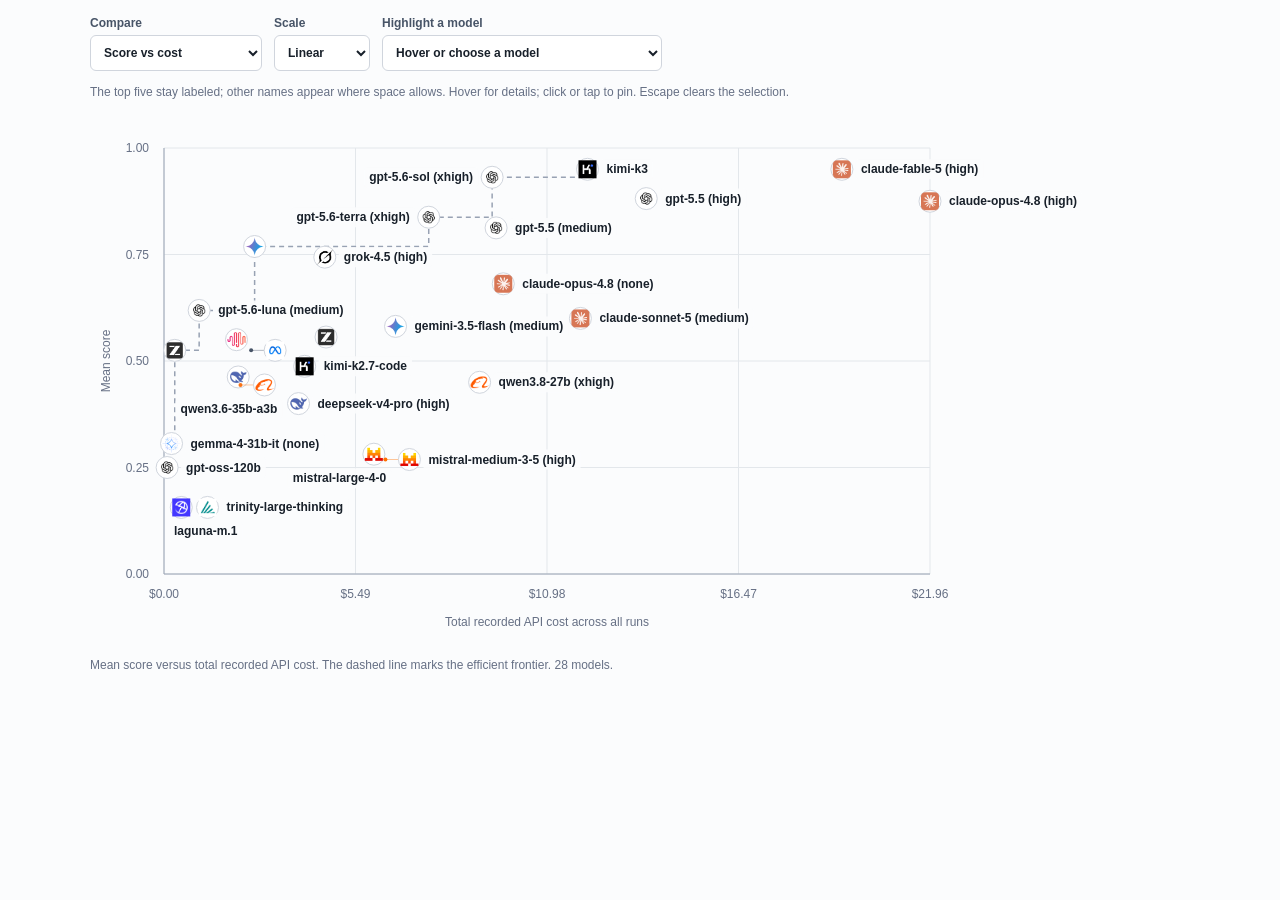
<file: docs/assets/charts/performance.html>
<!doctype html>
<html lang="en">
<head>
<meta charset="utf-8">
<meta name="viewport" content="width=device-width, initial-scale=1">
<title>Surface Evolver — Interactive Performance</title>
<style>* { box-sizing: border-box; }
body { margin: 0; color: #18202a; background: #fbfcfd; font: 13px -apple-system, BlinkMacSystemFont, "Segoe UI", sans-serif; }
main { padding: 16px; max-width: 1132px; margin: 0 auto; }
.controls { display: flex; flex-wrap: wrap; gap: 12px; align-items: end; }
label { display: grid; gap: 5px; font-size: 12px; font-weight: 600; color: #475467; }
select { max-width: 100%; height: 36px; border: 1px solid #d0d5dd; border-radius: 6px; padding: 5px 28px 5px 9px; background: white; color: #18202a; font: inherit; }
#model { width: 280px; }
.hint, .caption { color: #667085; font-size: 12px; line-height: 1.6; }
.chart-wrap { position: relative; }
.chart-scroll { overflow-x: auto; }
svg { display: block; width: 100%; min-width: 720px; height: auto; font-family: inherit; }
.model-point { cursor: pointer; outline: none; }
.model-point .halo { fill: white; stroke: #d0d5dd; stroke-width: 1; }
.model-point:focus-visible .halo, .model-point.active .halo { stroke: var(--provider-color, #275cad); stroke-width: 3; }
.model-point image { pointer-events: none; }
.model-point, .top-label { transition: opacity 120ms ease; }
.top-label { pointer-events: none; }
#tooltip { position: absolute; z-index: 3; width: 270px; max-width: calc(100% - 8px); padding: 14px 16px; border: 1px solid #d0d5dd; border-radius: 9px; background: #fff; box-shadow: 0 8px 25px #18202a20; pointer-events: none; }
#tooltip strong { display: block; margin-bottom: 8px; overflow-wrap: anywhere; }
#tooltip dl { margin: 0; display: grid; grid-template-columns: 1fr auto; gap: 6px 16px; }
#tooltip dt { color: #667085; }
#tooltip dd { margin: 0; font-variant-numeric: tabular-nums; font-weight: 600; }
#tooltip small { display: block; margin-top: 10px; color: #667085; }
[hidden] { display: none !important; }
@media (prefers-reduced-motion: reduce) { .model-point, .top-label { transition: none; } }
</style>
</head>
<body>
<main>
  <div class="controls">
    <label>Compare<select id="metric">
      <option value="score_cost">Score vs cost</option>
      <option value="score_tokens">Score vs tokens</option>
      <option value="pass_cost">Pass rate vs cost</option>
      <option value="pass_tokens">Pass rate vs tokens</option>
    </select></label>
    <label>Scale<select id="scale"><option value="linear">Linear</option><option value="log">Log</option></select></label>
    <label>Highlight a model<select id="model"><option value="">Hover or choose a model</option></select></label>
  </div>
  <p class="hint">The top five stay labeled; other names appear where space allows. Hover for details; click or tap to pin. Escape clears the selection.</p>
  <div class="chart-wrap" id="chart-wrap">
    <div class="chart-scroll"><svg id="chart" xmlns="http://www.w3.org/2000/svg" role="group" aria-label="Interactive model performance chart"></svg></div>
    <div id="tooltip" role="status" aria-live="polite" hidden></div>
  </div>
  <p id="chart-caption" class="caption"></p>
  <noscript>Enable JavaScript to explore the interactive chart.</noscript>
</main>
<script id="chart-data" type="application/json">{"models": [{"key": "claude-fable-5 (high)", "runs": 16, "passed": 14, "pass_rate": 0.875, "mean_score": 0.95, "mean_duration_s": 0.0, "total_tokens": 933342, "mean_total_tokens": 58333.875, "total_cost_usd": 19.43522, "mean_total_cost_usd": 1.21470125, "costed_runs": 16, "provider": "claude"}, {"key": "kimi-k3", "runs": 16, "passed": 14, "pass_rate": 0.875, "mean_score": 0.95, "mean_duration_s": 0.0, "total_tokens": 3710719, "mean_total_tokens": 231919.9375, "total_cost_usd": 12.1421778, "mean_total_cost_usd": 0.7588861125, "costed_runs": 16, "provider": "kimi"}, {"key": "gpt-5.6-sol (xhigh)", "runs": 16, "passed": 14, "pass_rate": 0.875, "mean_score": 0.93125, "mean_duration_s": 0.0, "total_tokens": 1415604, "mean_total_tokens": 88475.25, "total_cost_usd": 9.40775925, "mean_total_cost_usd": 0.587984953125, "costed_runs": 16, "provider": "openai"}, {"key": "gpt-5.5 (high)", "runs": 16, "passed": 12, "pass_rate": 0.75, "mean_score": 0.88125, "mean_duration_s": 0.0, "total_tokens": 2033603, "mean_total_tokens": 127100.1875, "total_cost_usd": 13.825813, "mean_total_cost_usd": 0.8641133125, "costed_runs": 16, "provider": "openai"}, {"key": "claude-opus-4.8 (high)", "runs": 16, "passed": 11, "pass_rate": 0.6875, "mean_score": 0.875, "mean_duration_s": 0.0, "total_tokens": 2699281, "mean_total_tokens": 168705.0625, "total_cost_usd": 21.961645, "mean_total_cost_usd": 1.3726028125, "costed_runs": 16, "provider": "claude"}, {"key": "gpt-5.6-terra (xhigh)", "runs": 16, "passed": 11, "pass_rate": 0.6875, "mean_score": 0.8375, "mean_duration_s": 0.0, "total_tokens": 2127318, "mean_total_tokens": 132957.375, "total_cost_usd": 7.58990275, "mean_total_cost_usd": 0.474368921875, "costed_runs": 16, "provider": "openai"}, {"key": "gpt-5.5 (medium)", "runs": 16, "passed": 10, "pass_rate": 0.625, "mean_score": 0.8125, "mean_duration_s": 0.0, "total_tokens": 1637911, "mean_total_tokens": 102369.4375, "total_cost_usd": 9.52131, "mean_total_cost_usd": 0.595081875, "costed_runs": 16, "provider": "openai"}, {"key": "gemini-3.8-flash (high)", "runs": 16, "passed": 9, "pass_rate": 0.5625, "mean_score": 0.76875, "mean_duration_s": 0.0, "total_tokens": 3212425, "mean_total_tokens": 200776.5625, "total_cost_usd": 2.5981149, "mean_total_cost_usd": 0.16238218125, "costed_runs": 16, "provider": "gemini"}, {"key": "grok-4.5 (high)", "runs": 16, "passed": 8, "pass_rate": 0.5, "mean_score": 0.74375, "mean_duration_s": 0.0, "total_tokens": 3055609, "mean_total_tokens": 190975.5625, "total_cost_usd": 4.610306, "mean_total_cost_usd": 0.288144125, "costed_runs": 16, "provider": "grok"}, {"key": "gemini-3.5-flash (medium)", "runs": 16, "passed": 6, "pass_rate": 0.375, "mean_score": 0.58125, "mean_duration_s": 0.0, "total_tokens": 3108560, "mean_total_tokens": 207237.33333333334, "total_cost_usd": 6.6382038, "mean_total_cost_usd": 0.44254692, "costed_runs": 15, "provider": "gemini"}, {"key": "muse-spark-1.1 (high)", "runs": 16, "passed": 6, "pass_rate": 0.375, "mean_score": 0.525, "mean_duration_s": 0.0, "total_tokens": 3800825, "mean_total_tokens": 237551.5625, "total_cost_usd": 2.49833875, "mean_total_cost_usd": 0.156146171875, "costed_runs": 16, "provider": "meta"}, {"key": "kimi-k2.7-code", "runs": 16, "passed": 6, "pass_rate": 0.375, "mean_score": 0.4875, "mean_duration_s": 0.0, "total_tokens": 5324288, "mean_total_tokens": 332768.0, "total_cost_usd": 4.0321230474, "mean_total_cost_usd": 0.2520076904625, "costed_runs": 16, "provider": "kimi"}, {"key": "glm-5.2 (high)", "runs": 16, "passed": 5, "pass_rate": 0.3125, "mean_score": 0.55625, "mean_duration_s": 0.0, "total_tokens": 2543170, "mean_total_tokens": 158948.125, "total_cost_usd": 4.646197132, "mean_total_cost_usd": 0.29038732075, "costed_runs": 16, "provider": "z-ai"}, {"key": "deepseek-v4.1-flash (high)", "runs": 16, "passed": 5, "pass_rate": 0.3125, "mean_score": 0.4625, "mean_duration_s": 0.0, "total_tokens": 3347576, "mean_total_tokens": 209223.5, "total_cost_usd": 2.1277077120000003, "mean_total_cost_usd": 0.13298173200000002, "costed_runs": 16, "provider": "deepseek"}, {"key": "claude-opus-4.8 (none)", "runs": 16, "passed": 4, "pass_rate": 0.25, "mean_score": 0.68125, "mean_duration_s": 0.0, "total_tokens": 1455083, "mean_total_tokens": 90942.6875, "total_cost_usd": 9.727075000000001, "mean_total_cost_usd": 0.6079421875000001, "costed_runs": 16, "provider": "claude"}, {"key": "deepseek-v4-pro (high)", "runs": 16, "passed": 4, "pass_rate": 0.25, "mean_score": 0.4, "mean_duration_s": 0.0, "total_tokens": 4495515, "mean_total_tokens": 299701.0, "total_cost_usd": 3.857008705, "mean_total_cost_usd": 0.25713391366666666, "costed_runs": 15, "provider": "deepseek"}, {"key": "gpt-5.6-luna (medium)", "runs": 16, "passed": 3, "pass_rate": 0.1875, "mean_score": 0.61875, "mean_duration_s": 0.0, "total_tokens": 1243407, "mean_total_tokens": 77712.9375, "total_cost_usd": 1.00794085, "mean_total_cost_usd": 0.062996303125, "costed_runs": 16, "provider": "openai"}, {"key": "claude-sonnet-5 (medium)", "runs": 16, "passed": 3, "pass_rate": 0.1875, "mean_score": 0.6, "mean_duration_s": 0.0, "total_tokens": 3783644, "mean_total_tokens": 236477.75, "total_cost_usd": 11.938944000000001, "mean_total_cost_usd": 0.7461840000000001, "costed_runs": 16, "provider": "claude"}, {"key": "minimax-m3", "runs": 16, "passed": 3, "pass_rate": 0.1875, "mean_score": 0.5499999999999999, "mean_duration_s": 0.0, "total_tokens": 5547086, "mean_total_tokens": 346692.875, "total_cost_usd": 2.07806376, "mean_total_cost_usd": 0.129878985, "costed_runs": 16, "provider": "minimax"}, {"key": "glm-5.3-flash (max)", "runs": 16, "passed": 3, "pass_rate": 0.1875, "mean_score": 0.525, "mean_duration_s": 0.0, "total_tokens": 2619902, "mean_total_tokens": 163743.875, "total_cost_usd": 0.30853474999999997, "mean_total_cost_usd": 0.019283421874999998, "costed_runs": 16, "provider": "z-ai"}, {"key": "qwen3.8-27b (xhigh)", "runs": 16, "passed": 3, "pass_rate": 0.1875, "mean_score": 0.45, "mean_duration_s": 0.0, "total_tokens": 4703787, "mean_total_tokens": 293986.6875, "total_cost_usd": 9.0487613, "mean_total_cost_usd": 0.56554758125, "costed_runs": 16, "provider": "qwen"}, {"key": "mistral-large-4-0", "runs": 16, "passed": 3, "pass_rate": 0.1875, "mean_score": 0.28125, "mean_duration_s": 0.0, "total_tokens": 5653545, "mean_total_tokens": 353346.5625, "total_cost_usd": 6.0171848, "mean_total_cost_usd": 0.37607405, "costed_runs": 16, "provider": "mistral"}, {"key": "qwen3.6-35b-a3b", "runs": 16, "passed": 2, "pass_rate": 0.125, "mean_score": 0.44375, "mean_duration_s": 0.0, "total_tokens": 4037755, "mean_total_tokens": 269183.6666666667, "total_cost_usd": 2.1925831197, "mean_total_cost_usd": 0.14617220798, "costed_runs": 15, "provider": "qwen"}, {"key": "gemma-4-31b-it (none)", "runs": 16, "passed": 1, "pass_rate": 0.0625, "mean_score": 0.30624999999999997, "mean_duration_s": 0.0, "total_tokens": 1419535, "mean_total_tokens": 94635.66666666667, "total_cost_usd": 0.21557616000000002, "mean_total_cost_usd": 0.014371744, "costed_runs": 15, "provider": "gemma"}, {"key": "mistral-medium-3-5 (high)", "runs": 16, "passed": 1, "pass_rate": 0.0625, "mean_score": 0.26875, "mean_duration_s": 0.0, "total_tokens": 2760172, "mean_total_tokens": 172510.75, "total_cost_usd": 6.348204, "mean_total_cost_usd": 0.39676275, "costed_runs": 16, "provider": "mistral"}, {"key": "gpt-oss-120b", "runs": 16, "passed": 1, "pass_rate": 0.0625, "mean_score": 0.25, "mean_duration_s": 0.0, "total_tokens": 1475754, "mean_total_tokens": 92234.625, "total_cost_usd": 0.08923236999999999, "mean_total_cost_usd": 0.0055770231249999995, "costed_runs": 16, "provider": "openai"}, {"key": "laguna-m.1", "runs": 16, "passed": 1, "pass_rate": 0.0625, "mean_score": 0.15625, "mean_duration_s": 0.0, "total_tokens": 3092659, "mean_total_tokens": 193291.1875, "total_cost_usd": 0.4947199, "mean_total_cost_usd": 0.03091999375, "costed_runs": 16, "provider": "poolside"}, {"key": "trinity-large-thinking", "runs": 16, "passed": 1, "pass_rate": 0.0625, "mean_score": 0.15625, "mean_duration_s": 0.0, "total_tokens": 2601726, "mean_total_tokens": 185837.57142857142, "total_cost_usd": 1.24719325, "mean_total_cost_usd": 0.08908523214285714, "costed_runs": 14, "provider": "arcee"}], "icons": {"arcee": "[data-uri]", "claude": "[data-uri]", "deepseek": "[data-uri]", "gemini": "[data-uri]", "gemma": "[data-uri]", "grok": "[data-uri]", "kimi": "[data-uri]", "meta": "[data-uri]", "minimax": "[data-uri]", "mistral": "[data-uri]", "openai": "[data-uri]", "poolside": "[data-uri]", "qwen": "[data-uri]", "z-ai": "[data-uri]"}, "colors": {"openai": "#111827", "minimax": "#e11d48", "deepseek": "#5b5ce2", "gemini": "#4285f4", "gemma": "#34a853", "claude": "#d97757", "kimi": "#7c3aed", "grok": "#1f2937", "arcee": "#16a34a", "qwen": "#f97316", "z-ai": "#0f766e", "mistral": "#ff7000", "poolside": "#0ea5e9"}}</script>
<script>(() => {
  "use strict";
  const {models, icons, colors} = JSON.parse(document.getElementById("chart-data").textContent);
  const svg = document.getElementById("chart");
  const metric = document.getElementById("metric");
  const scale = document.getElementById("scale");
  const picker = document.getElementById("model");
  const tooltip = document.getElementById("tooltip");
  const wrap = document.getElementById("chart-wrap");
  const caption = document.getElementById("chart-caption");
  const ns = "http://www.w3.org/2000/svg";
  const width = 1100, height = 530;
  const left = 74, right = 840, top = 34, bottom = 460;
  let pinned = null, positions = [], markerNodes = [], active = null, activeSource = null;
  const color = model => colors[model.provider] || "#475467";
  const finite = value => typeof value === "number" && Number.isFinite(value);
  const money = value => !finite(value) ? "n/a" : new Intl.NumberFormat("en-US", {style: "currency", currency: "USD", maximumFractionDigits: value < 1 ? 3 : 2}).format(value);
  const tokens = value => !finite(value) ? "n/a" : new Intl.NumberFormat("en-US", {notation: "compact", maximumFractionDigits: 1}).format(value);
  const clamp = (v, min, max) => Math.min(Math.max(v, min), max);
  function node(tag, attrs = {}, text = null, parent = svg) {
    const el = document.createElementNS(ns, tag);
    for (const [key, value] of Object.entries(attrs)) el.setAttribute(key, value);
    if (text !== null) el.textContent = text;
    parent.appendChild(el);
    return el;
  }
  function text(value, x, y, attrs = {}, parent = svg) {
    return node("text", {x, y, "font-size": 12, fill: "#667085", ...attrs}, value, parent);
  }
  function describe(model) {
    return `${model.key}, score ${model.mean_score.toFixed(2)}, ${model.passed}/${model.runs} passed, cost ${money(model.total_cost_usd)}, ${tokens(model.total_tokens)} tokens`;
  }
  function clear() {
    active = null;
    activeSource = null;
    tooltip.hidden = true;
    markerNodes.forEach(({el}) => { el.style.opacity = "1"; el.classList.remove("active"); el.setAttribute("aria-pressed", "false"); });
  }
  function show(model, pos, source = "pointer") {
    active = model.key;
    activeSource = source;
    tooltip.replaceChildren();
    const heading = document.createElement("strong"); heading.textContent = model.key; tooltip.appendChild(heading);
    const dl = document.createElement("dl");
    for (const [label, value] of [
      ["Mean score", model.mean_score.toFixed(3)],
      ["Passes", `${model.passed}/${model.runs} (${(model.pass_rate * 100).toFixed(1)}%)`],
      ["Total recorded cost", money(model.total_cost_usd)],
      ["Total tokens", finite(model.total_tokens) ? model.total_tokens.toLocaleString("en-US") : "n/a"],
      ["Cost per run", money(model.mean_total_cost_usd)],
      ["Tokens per run", tokens(model.mean_total_tokens)],
    ]) {
      const dt = document.createElement("dt"); dt.textContent = label;
      const dd = document.createElement("dd"); dd.textContent = value;
      dl.append(dt, dd);
    }
    tooltip.appendChild(dl);
    const hint = document.createElement("small"); hint.textContent = pinned ? "Pinned · click again or press Escape to clear" : "Click or tap to pin";
    tooltip.appendChild(hint);
    tooltip.hidden = false;
    markerNodes.forEach(({el, key}) => {
      el.style.opacity = key === model.key ? "1" : "0.3";
      el.classList.toggle("active", key === model.key);
      el.setAttribute("aria-pressed", String(pinned === key));
    });
    const rect = svg.getBoundingClientRect(), container = wrap.getBoundingClientRect();
    const px = rect.left - container.left + pos.x * rect.width / width;
    const py = rect.top - container.top + pos.y * rect.height / height;
    const tx = px + 22 + tooltip.offsetWidth < container.width ? px + 22 : px - tooltip.offsetWidth - 22;
    tooltip.style.left = `${clamp(tx, 4, Math.max(4, container.width - tooltip.offsetWidth - 4))}px`;
    tooltip.style.top = `${clamp(py - 40, 4, Math.max(4, container.height - tooltip.offsetHeight - 4))}px`;
  }
  function select(key) {
    pinned = key || null;
    picker.value = key || "";
    const pos = positions.find(p => p.model.key === key);
    if (pos) show(pos.model, pos, "pinned"); else clear();
  }
  function overlaps(box, other, pad = 5) {
    return box.x < other.x + other.w + pad && box.x + box.w + pad > other.x &&
      box.y < other.y + other.h + pad && box.y + box.h + pad > other.y;
  }
  function render() {
    const previous = pinned;
    svg.replaceChildren(); clear(); markerNodes = [];
    svg.setAttribute("viewBox", `0 0 ${width} ${height}`);
    const cost = metric.value.endsWith("cost"), pass = metric.value.startsWith("pass");
    const xKey = cost ? "total_cost_usd" : "total_tokens";
    const yKey = pass ? "pass_rate" : "mean_score";
    const format = cost ? money : tokens;
    const data = models.filter(m => finite(m[xKey]) && finite(m[yKey]));
    const maxX = Math.max(0, ...data.map(m => m[xKey]));
    const positive = data.map(m => m[xKey]).filter(v => v > 0);
    const unit = positive.length ? Math.min(...positive) / 10 : 1;
    // A log1p scale retains zero-cost/token records at the origin.
    const transform = v => scale.value === "log" ? Math.log10(1 + v / unit) : v;
    const inverse = v => scale.value === "log" ? unit * (10 ** v - 1) : v;
    const domainMax = transform(maxX) || 1;
    const sx = v => left + (right - left) * transform(v) / domainMax;
    const sy = v => bottom - (bottom - top) * v;
    node("rect", {x: 0, y: 0, width, height, fill: "#fbfcfd"});
    for (let i = 0; i <= 4; i++) {
      const x = left + (right - left) * i / 4;
      node("line", {x1: x, x2: x, y1: top, y2: bottom, stroke: "#e3e7eb"});
      text(format(maxX ? inverse(domainMax * i / 4) : 0), x, bottom + 24, {"text-anchor": "middle"});
      const v = i / 4, y = sy(v);
      node("line", {x1: left, x2: right, y1: y, y2: y, stroke: "#e3e7eb"});
      text(pass ? `${Math.round(v * 100)}%` : v.toFixed(2), left - 15, y + 4, {"text-anchor": "end"});
    }
    node("path", {d: `M${left},${top}V${bottom}H${right}`, fill: "none", stroke: "#98a2b3"});
    text(cost ? "Total recorded API cost across all runs" : "Total tokens across all runs", (left + right) / 2, height - 18, {"text-anchor": "middle"});
    text(pass ? "Pass rate" : "Mean score", 20, (top + bottom) / 2, {transform: `rotate(-90 20 ${(top + bottom) / 2})`, "text-anchor": "middle"});
    if (cost) {
      let best = -1, path = "", lastY = null;
      for (const m of [...data].sort((a, b) => a[xKey] - b[xKey] || b[yKey] - a[yKey])) {
        if (m[yKey] <= best) continue;
        const x = sx(m[xKey]), y = sy(m[yKey]);
        path += lastY === null ? `M${x},${y}` : `H${x}V${y}`;
        lastY = y; best = m[yKey];
      }
      node("path", {d: path, fill: "none", stroke: "#98a2b3", "stroke-width": 1.5, "stroke-dasharray": "5 4"});
    }
    const sorted = [...data].sort((a, b) => b.mean_score - a.mean_score || b[yKey] - a[yKey] || a.key.localeCompare(b.key));
    const used = [];
    positions = sorted.map(model => {
      const exactX = sx(model[xKey]), exactY = sy(model[yKey]);
      let x = exactX, y = exactY;
      // Separate only nearby logos, with short stems to the exact coordinates.
      outer: for (let radius = 0; radius <= 110; radius += 24) {
        const steps = radius ? Math.ceil(2 * Math.PI * radius / 24) : 1;
        for (let i = 0; i < steps; i++) {
          const cx = exactX + radius * Math.cos(i * 2 * Math.PI / steps);
          const cy = exactY + radius * Math.sin(i * 2 * Math.PI / steps);
          if (cx < left - 10 || cx > right + 24 || cy < top - 10 || cy > bottom + 10) continue;
          if (used.every(p => Math.hypot(p.x - cx, p.y - cy) >= 24)) { x = cx; y = cy; break outer; }
        }
      }
      used.push({x, y});
      return {model, x, y, exactX, exactY};
    });
    const markerLayer = node("g");
    for (const pos of positions) {
      const {model, x, y, exactX, exactY} = pos;
      if (Math.hypot(x - exactX, y - exactY) > 2) {
        node("line", {x1: exactX, y1: exactY, x2: x, y2: y, stroke: color(model), "stroke-opacity": 0.4}, null, markerLayer);
        node("circle", {cx: exactX, cy: exactY, r: 2, fill: color(model)}, null, markerLayer);
      }
      const el = node("g", {class: "model-point", tabindex: 0, role: "button", "aria-label": describe(model), "data-model": model.key, style: `--provider-color:${color(model)}`, "aria-pressed": "false"}, null, markerLayer);
      node("circle", {cx: x, cy: y, r: 16, fill: "transparent"}, null, el);
      node("circle", {cx: x, cy: y, r: 11, class: "halo", stroke: color(model)}, null, el);
      if (icons[model.provider]) node("image", {x: x - 9, y: y - 9, width: 18, height: 18, href: icons[model.provider]}, null, el);
      else node("circle", {cx: x, cy: y, r: 6, fill: color(model)}, null, el);
      el.addEventListener("pointerenter", () => { if (!pinned) show(model, pos); });
      el.addEventListener("pointerleave", () => { if (!pinned) clear(); });
      el.addEventListener("focus", () => { if (!pinned) show(model, pos, "focus"); });
      el.addEventListener("blur", () => { if (!pinned) clear(); });
      el.addEventListener("click", event => { event.stopPropagation(); select(pinned === model.key ? null : model.key); });
      el.addEventListener("keydown", event => {
        if (event.key === "Enter" || event.key === " ") { event.preventDefault(); select(pinned === model.key ? null : model.key); }
      });
      markerNodes.push({el, key: model.key});
    }
    // Top five get first choice and always remain labeled. Other names use
    // nearby free space, without adding distant labels or connector lines.
    const labelLayer = node("g", {class: "top-label"});
    const boxes = [];
    for (const [index, pos] of positions.entries()) {
      const alwaysOn = index < 5;
      const measure = text(pos.model.key, 0, 0, {"font-size": 12, "font-weight": 600}, labelLayer);
      const w = Math.min(width - left - 20, measure.getComputedTextLength() + 10), h = 20;
      measure.remove();
      const candidates = [];
      function consider(x, y) {
        const box = {x, y, w, h};
        if (x < left || x + w > width - 8 || y < 8 || y + h > bottom) return;
        if (boxes.some(b => overlaps(box, b, 3))) return;
        if (positions.some(p => overlaps(box, {x: p.x - 11, y: p.y - 11, w: 22, h: 22}, 1))) return;
        candidates.push(box);
      }
      // Try compact placements on all four sides before searching farther away.
      for (const dy of [0, -10, 10]) {
        consider(pos.x + 14, pos.y - h / 2 + dy);
        consider(pos.x - w - 14, pos.y - h / 2 + dy);
      }
      for (const dx of [0, -w / 3, w / 3]) {
        consider(pos.x - w / 2 + dx, pos.y - h - 14);
        consider(pos.x - w / 2 + dx, pos.y + 14);
      }
      if (alwaysOn) {
        for (let dy = 20; dy <= bottom - top; dy += 20) {
          for (const offset of [-dy, dy]) {
            for (const lx of [pos.x + 14, pos.x - w - 14]) {
              consider(clamp(lx, left, width - w - 8), clamp(pos.y - h / 2 + offset, 8, bottom - h));
            }
          }
        }
      }
      candidates.sort((a, b) => {
        const dist = box => Math.max(box.x - pos.x, 0, pos.x - box.x - box.w) ** 2 + (box.y + h / 2 - pos.y) ** 2;
        return dist(a) - dist(b);
      });
      const box = candidates[0] || (alwaysOn ? {x: right + 30, y: 8 + index * 26, w, h} : null);
      if (!box) continue;
      boxes.push(box);
      if (alwaysOn && Math.abs(box.y + h / 2 - pos.y) > 24) node("line", {x1: pos.x, y1: pos.y, x2: clamp(pos.x, box.x, box.x + w), y2: clamp(pos.y, box.y, box.y + h), stroke: color(pos.model), "stroke-opacity": 0.35}, null, labelLayer);
      node("rect", {x: box.x, y: box.y, width: w, height: h, fill: "#fbfcfd", "fill-opacity": 0.92, rx: 3}, null, labelLayer);
      text(pos.model.key, box.x + 5, box.y + 14, {fill: "#18202a", "font-size": 12, "font-weight": 600, "data-model": pos.model.key}, labelLayer);
    }
    picker.replaceChildren();
    const placeholder = document.createElement("option"); placeholder.value = ""; placeholder.textContent = "Hover or choose a model"; picker.appendChild(placeholder);
    for (const model of [...data].sort((a, b) => a.key.localeCompare(b.key))) {
      const option = document.createElement("option"); option.value = model.key; option.textContent = model.key; picker.appendChild(option);
    }
    caption.textContent = `${pass ? "Pass rate" : "Mean score"} versus ${cost ? "total recorded API cost" : "total token usage"}. ${cost ? "The dashed line marks the efficient frontier. " : ""}${scale.value === "log" ? "Log scale includes zero at the origin. " : ""}${data.length} models${models.length !== data.length ? `; ${models.length - data.length} missing usage records omitted` : ""}.`;
    if (!data.length) text("No recorded usage available for this chart.", (left + right) / 2, 250, {"text-anchor": "middle"});
    select(data.some(m => m.key === previous) ? previous : null);
  }
  metric.addEventListener("change", render);
  scale.addEventListener("change", render);
  picker.addEventListener("change", () => select(picker.value));
  svg.addEventListener("click", () => select(null));
  function dismissHover() {
    if (!pinned && activeSource === "pointer") clear();
  }
  // Keep hovered nodes in place; also clear when moving onto chart whitespace
  // or leaving the chart/frame, even if an individual SVG leave event is missed.
  svg.addEventListener("pointermove", event => {
    if (!event.target.closest(".model-point")) dismissHover();
  });
  svg.addEventListener("pointerleave", dismissHover);
  wrap.addEventListener("pointerleave", dismissHover);
  window.addEventListener("blur", () => { if (!pinned) clear(); });
  document.addEventListener("keydown", event => { if (event.key === "Escape") select(null); });
  window.addEventListener("resize", () => {
    if (active) { const pos = positions.find(p => p.model.key === active); if (pos) show(pos.model, pos, activeSource); }
  });
  wrap.querySelector(".chart-scroll").addEventListener("scroll", () => {
    if (active) { const pos = positions.find(p => p.model.key === active); if (pos) show(pos.model, pos, activeSource); }
  });
  render();
})();
</script>
</body>
</html>
</file>
